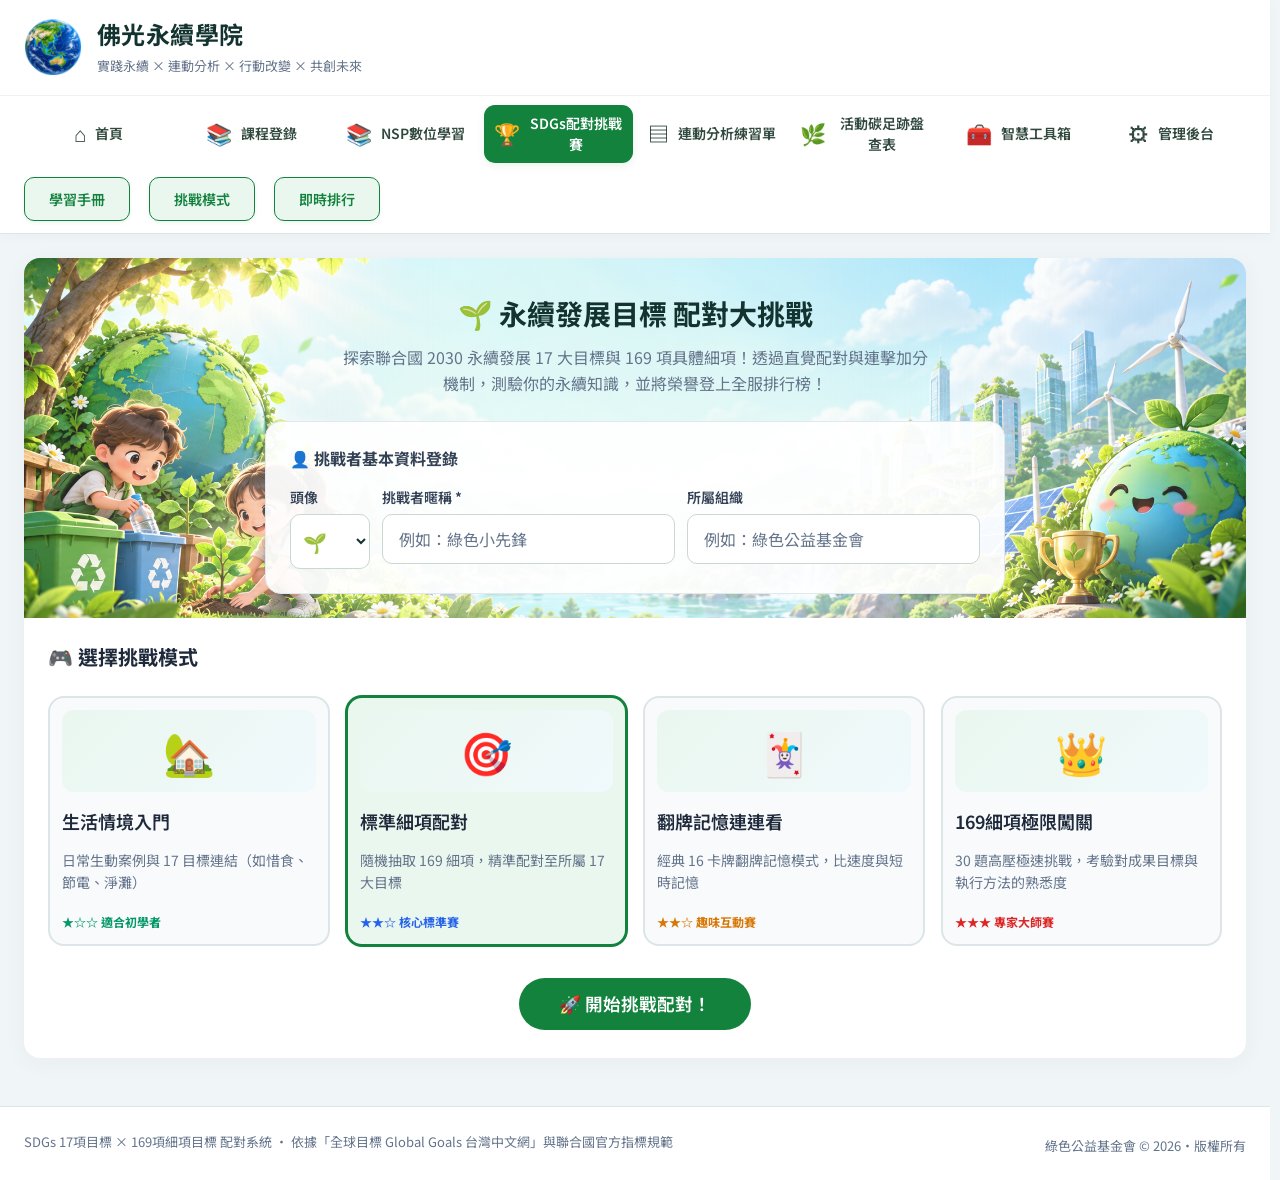
<file: static/index.html>
<!DOCTYPE html>
<html lang="zh-TW">
<head>
  <meta charset="UTF-8">
  <meta name="viewport" content="width=device-width, initial-scale=1.0">
  <title>SDGs 17項目標 × 169項細項配對挑戰賽</title>
  <link rel="stylesheet" href="/static/css/style.css?v=20261019_challenge_scene">
  <link rel="stylesheet" href="/static/css/design-system.css?v=20261024_restore_attendance">
  <script src="/static/js/academic-year.js?v=20261020_years"></script>
  <link rel="stylesheet" href="/static/css/responsive.css?v=20261027_rwd">
</head>
<body class="sdgs-shell game-platform">

  <!-- Top Header Navigation -->
  <a class="skip-link" href="#game-main">跳至主要內容</a><header class="platform-header" data-ui-version="20261019_ui1280"><div class="platform-header-inner"><a class="platform-brand" href="https://sdgs-action-platform.vercel.app/"><img class="brand-globe brand-logo" src="/static/images/ipuregreen.png?v=20261028_earth" alt="地球" width="58" height="58"><span><strong>佛光永續學院</strong><small>實踐永續 × 連動分析 × 行動改變 × 共創未來</small></span></a><div class="platform-account"><iframe class="ui-account-frame" src="https://sdgs-action-platform.vercel.app/static/ui/account.html?v=20261019_ui1280" title="目前帳號與登入"></iframe></div></div><nav class="platform-nav" aria-label="主要功能"><div class="platform-nav-inner"><a href="https://sdgs-action-platform.vercel.app/#home"><span aria-hidden="true">⌂</span>首頁</a><a href="https://sdgs-attendance-record.vercel.app/dashboard"><span aria-hidden="true">📚</span>課程登錄</a><a href="https://sdgs-action-platform.vercel.app/#nsp"><span aria-hidden="true">📚</span>NSP數位學習</a><a href="https://sdgs-matching-game.vercel.app/" aria-current="page"><span aria-hidden="true">🏆</span>SDGs配對挑戰賽</a><a href="https://sdgs-action-platform.vercel.app/#worksheet"><span aria-hidden="true">▤</span>連動分析練習單</a><a href="https://sdgs-action-platform.vercel.app/#carbon"><span aria-hidden="true">🌿</span>活動碳足跡盤查表</a><a href="https://sdgs-action-platform.vercel.app/#food"><span aria-hidden="true">🧰</span>智慧工具箱</a><a href="https://sdgs-action-platform.vercel.app/#admin"><span aria-hidden="true">⚙</span>管理後台</a></div></nav><div class="platform-tools"><button id="btn-nav-handbook">學習手冊</button><button id="btn-nav-modes">挑戰模式</button><button id="btn-nav-leaderboard">即時排行</button></div></header>



  <main id="game-main" tabindex="-1">
    <!-- View 1: Welcome & Setup -->
    <section id="view-welcome" class="view-section active">
      <div class="card-welcome">
        <div class="matching-hero">
        <h2 style="font-size: 1.8rem; margin-bottom: 0.5rem; color: #14532d;">🌱 永續發展目標 配對大挑戰</h2>
        <p style="color: #64748b; font-size: 0.95rem; max-width: 600px; margin: 0 auto 1.5rem auto;">
          探索聯合國 2030 永續發展 17 大目標與 169 項具體細項！透過直覺配對與連擊加分機制，測驗你的永續知識，並將榮譽登上全服排行榜！
        </p>

        <!-- Challenger Profile Form -->
        <div class="challenger-profile" style="background: #f8fafc; border-radius: 0.75rem; padding: 1.5rem; border: 1px solid var(--border-color); max-width: 600px; margin: 0 auto 1.5rem auto;">
          <h3 style="font-size: 1rem; color: #334155; margin-bottom: 1rem; text-align: left;">👤 挑戰者基本資料登錄</h3>
          <div style="display: grid; grid-template-columns: 80px 1fr 1fr; gap: 0.75rem;">
            <div class="form-group" style="margin-bottom: 0;">
              <label for="select-avatar">頭像</label>
              <select id="select-avatar" class="form-input" style="padding: 0.7rem 0.5rem; font-size: 1.2rem;">
                <option value="🌱">🌱</option>
                <option value="🌟">🌟</option>
                <option value="🌍">🌍</option>
                <option value="🐬">🐬</option>
                <option value="🌳">🌳</option>
                <option value="🎓">🎓</option>
                <option value="☀️">☀️</option>
              </select>
            </div>
            <div class="form-group" style="margin-bottom: 0;">
              <label for="input-nickname">挑戰者暱稱 *</label>
              <input type="text" id="input-nickname" class="form-input" placeholder="例如：綠色小先鋒" required>
            </div>
            <div class="form-group" style="margin-bottom: 0;">
              <label for="input-org">所屬組織</label>
              <input type="text" id="input-org" class="form-input" placeholder="例如：綠色公益基金會">
            </div>
          </div>
        </div>

        </div>
        <!-- Mode Selection -->
        <h3 style="font-size: 1.1rem; color: #1e293b; margin-top: 1.5rem; text-align: left;">🎮 選擇挑戰模式</h3>
        <div class="mode-grid">
          <div class="mode-card" data-mode="scenario">
            <div class="mode-icon">🏡</div>
            <h3>生活情境入門</h3>
            <p>日常生動案例與 17 目標連結（如惜食、節電、淨灘）</p>
            <span style="font-size:0.75rem; color:#059669; font-weight:700;">★☆☆ 適合初學者</span>
          </div>
          <div class="mode-card selected" data-mode="standard">
            <div class="mode-icon">🎯</div>
            <h3>標準細項配對</h3>
            <p>隨機抽取 169 細項，精準配對至所屬 17 大目標</p>
            <span style="font-size:0.75rem; color:#2563eb; font-weight:700;">★★☆ 核心標準賽</span>
          </div>
          <div class="mode-card" data-mode="cards">
            <div class="mode-icon">🃏</div>
            <h3>翻牌記憶連連看</h3>
            <p>經典 16 卡牌翻牌記憶模式，比速度與短時記憶</p>
            <span style="font-size:0.75rem; color:#d97706; font-weight:700;">★★☆ 趣味互動賽</span>
          </div>
          <div class="mode-card" data-mode="master169">
            <div class="mode-icon">👑</div>
            <h3>169細項極限闖關</h3>
            <p>30 題高壓極速挑戰，考驗對成果目標與執行方法的熟悉度</p>
            <span style="font-size:0.75rem; color:#dc2626; font-weight:700;">★★★ 專家大師賽</span>
          </div>
        </div>

        <button id="btn-start-game" class="btn btn-primary" style="font-size: 1.1rem; padding: 0.85rem 2.5rem; border-radius: 9999px;">
          🚀 開始挑戰配對！
        </button>
      </div>
    </section>

    <!-- View 2: Gameplay Dashboard -->
    <section id="view-gameplay" class="view-section">
      <!-- Status Top Bar -->
      <div class="game-status-bar">
        <div class="status-item">
          <span class="status-label">目前挑戰者</span>
          <span id="display-challenger" class="status-value" style="font-size: 1.1rem;">🌱 選手</span>
        </div>
        <div class="status-item">
          <span class="status-label">累積得分</span>
          <div style="display:flex; align-items:center; gap:0.5rem;">
            <span id="display-score" class="status-value" style="color: #10b981;">0</span>
            <span id="display-combo" class="combo-badge" style="display:none;">🔥 2 連擊</span>
          </div>
        </div>
        <div class="status-item timer-box">
          <span class="status-label">剩餘時間 <span id="timer-seconds" style="font-weight:700; color:#334155;">20s</span></span>
          <div class="timer-bar-container">
            <div id="timer-bar" class="timer-bar"></div>
          </div>
        </div>
        <div class="status-item">
          <span class="status-label">進度</span>
          <span id="display-progress" class="status-value" style="font-size: 1.1rem;">1 / 10</span>
        </div>
        <div class="status-item action-box" style="justify-content: center;">
          <button id="btn-back-modes" class="btn btn-outline" style="border-color:#cbd5e1; color:#334155; background:#f8fafc; font-size:0.82rem; padding:0.45rem 0.85rem; box-shadow:0 1px 2px rgba(0,0,0,0.05);">
            🔄 重新選擇挑戰模式
          </button>
        </div>
      </div>

      <!-- Standard & Scenario Question Board -->
      <div id="standard-board">
        <div class="question-panel">
          <div id="question-badge" class="target-badge">細項 13.1 · 成果目標</div>
          <div id="question-text" class="question-text">
            強化各國對氣候變遷、大浩劫、自然災害的抵禦和適應力。
          </div>
          <div id="question-extra" class="question-extra" style="display:none;"></div>
        </div>

        <!-- 4 Options Grid -->
        <div id="options-grid" class="options-grid"></div>
      </div>

      <!-- Cards Memory Match Board -->
      <div id="cards-board" class="cards-board" style="display:none;"></div>
    </section>
  </main>

  <!-- Universal Modal Dialog -->
  <div id="modal-overlay" class="modal-overlay">
    <div class="modal-card">
      <div class="modal-header">
        <h3 id="modal-title" style="font-size: 1.25rem;">詳細資訊</h3>
        <button id="btn-modal-close" class="modal-close">&times;</button>
      </div>
      <div id="modal-body"></div>
    </div>
  </div>

  <footer class="platform-footer"><div class="platform-footer-inner">
    <p>SDGs 17項目標 × 169項細項目標 配對系統 · 依據「全球目標 Global Goals 台灣中文網」與聯合國官方指標規範</p>
    <p style="margin-top: 4px;">綠色公益基金會 © 2026・版權所有</p>
  </div></footer>

  <script src="/static/js/game.js"></script>
</body>
</html>
</file>
<file: static/css/style.css>
/* SDGs 17 Brand Palette & Global Design System */
:root {
  --sdg-1: #E5243B;
  --sdg-2: #DDA63A;
  --sdg-3: #4C9F38;
  --sdg-4: #C5192D;
  --sdg-5: #FF3A21;
  --sdg-6: #26BDE2;
  --sdg-7: #FCC30B;
  --sdg-8: #A21942;
  --sdg-9: #FD6925;
  --sdg-10: #DD1367;
  --sdg-11: #FD9D24;
  --sdg-12: #BF8B2E;
  --sdg-13: #3F7E44;
  --sdg-14: #0A97D9;
  --sdg-15: #56C02B;
  --sdg-16: #00689D;
  --sdg-17: #19486A;

  --bg-main: #f8fafc;
  --bg-card: #ffffff;
  --text-primary: #1e293b;
  --text-muted: #64748b;
  --border-color: #e2e8f0;
  --accent: #2563eb;
  --accent-hover: #1d4ed8;
  --success: #10b981;
  --danger: #ef4444;
  --warning: #f59e0b;
}

* {
  box-sizing: border-box;
  margin: 0;
  padding: 0;
}

body {
  font-family: -apple-system, BlinkMacSystemFont, "Segoe UI", Roboto, "Helvetica Neue", "PingFang TC", "Microsoft JhengHei", sans-serif;
  background-color: var(--bg-main);
  color: var(--text-primary);
  line-height: 1.6;
  min-height: 100vh;
  display: flex;
  flex-direction: column;
}

header {
  background: linear-gradient(135deg, #1e3a8a 0%, #0f172a 100%);
  color: #fff;
  padding: 1rem 2rem;
  box-shadow: 0 4px 6px -1px rgba(0,0,0,0.1);
  display: flex;
  justify-content: space-between;
  align-items: center;
  flex-wrap: wrap;
  gap: 1rem;
}

.logo-area {
  display: flex;
  align-items: center;
  gap: 0.75rem;
}

.logo-icon {
  font-size: 2rem;
}

.logo-title h1 {
  font-size: 1.25rem;
  font-weight: 700;
  letter-spacing: 0.5px;
}

.logo-title p {
  font-size: 0.75rem;
  color: #94a3b8;
}

.nav-actions {
  display: flex;
  gap: 0.5rem;
  align-items: center;
}

.btn {
  padding: 0.5rem 1rem;
  border-radius: 0.5rem;
  font-size: 0.875rem;
  font-weight: 600;
  cursor: pointer;
  border: none;
  transition: all 0.2s ease;
  display: inline-flex;
  align-items: center;
  gap: 0.35rem;
  text-decoration: none;
}

.btn-primary {
  background-color: #2563eb;
  color: white;
}
.btn-primary:hover {
  background-color: #1d4ed8;
  transform: translateY(-1px);
}

.btn-secondary {
  background-color: #334155;
  color: white;
}
.btn-secondary:hover {
  background-color: #475569;
}

.btn-outline {
  background: transparent;
  color: #e2e8f0;
  border: 1px solid #475569;
}
.btn-outline:hover {
  background: rgba(255,255,255,0.1);
  color: white;
}

.btn-success {
  background-color: #10b981;
  color: white;
}
.btn-success:hover {
  background-color: #059669;
}

/* Main Container */
main {
  flex: 1;
  max-width: 1200px;
  width: 100%;
  margin: 1.5rem auto;
  padding: 0 1rem;
}

/* Sections */
.view-section {
  display: none;
}
.view-section.active {
  display: block;
}

/* Welcome Card */
.card-welcome {
  background: white;
  border-radius: 1rem;
  padding: 2.2rem 1.75rem;
  text-align: center;
  box-shadow: 0 10px 25px -5px rgba(0,0,0,0.05);
  max-width: 1040px;
  margin: 0 auto;
}

.sdg-rainbow-bar {
  display: flex;
  height: 8px;
  border-radius: 4px;
  overflow: hidden;
  margin-bottom: 2rem;
}
.sdg-rainbow-bar span {
  flex: 1;
}

.mode-grid {
  display: grid;
  grid-template-columns: repeat(4, 1fr);
  gap: 0.85rem;
  margin: 1.5rem 0 2rem 0;
  text-align: left;
}

.mode-card {
  border: 2px solid var(--border-color);
  border-radius: 0.75rem;
  padding: 0.95rem 0.8rem;
  cursor: pointer;
  transition: all 0.25s ease;
  position: relative;
  background: #f8fafc;
  display: flex;
  flex-direction: column;
  justify-content: space-between;
}

.mode-card:hover {
  border-color: #2563eb;
  transform: translateY(-2px);
  box-shadow: 0 6px 12px rgba(37,99,235,0.1);
}

.mode-card.selected {
  border-color: #2563eb;
  background: #eff6ff;
  box-shadow: 0 0 0 2px rgba(37,99,235,0.2);
}

.mode-card .mode-icon {
  font-size: 1.5rem;
  margin-bottom: 0.35rem;
}

.mode-card h3 {
  font-size: 0.98rem;
  margin-bottom: 0.25rem;
  color: #1e293b;
  font-weight: 700;
  white-space: nowrap;
}

.mode-card p {
  font-size: 0.75rem;
  color: #64748b;
  line-height: 1.35;
  margin-bottom: 0.5rem;
  min-height: 2.6rem;
}

@media (max-width: 900px) {
  .mode-grid {
    grid-template-columns: repeat(2, 1fr);
  }
}
@media (max-width: 520px) {
  .mode-grid {
    grid-template-columns: 1fr;
  }
}

/* Form Styles */
.form-group {
  margin-bottom: 1.25rem;
  text-align: left;
}

.form-group label {
  display: block;
  font-size: 0.875rem;
  font-weight: 600;
  color: #334155;
  margin-bottom: 0.35rem;
}

.form-input {
  width: 100%;
  padding: 0.75rem 1rem;
  border: 1px solid var(--border-color);
  border-radius: 0.5rem;
  font-size: 0.95rem;
  outline: none;
  transition: border-color 0.2s;
}
.form-input:focus {
  border-color: #2563eb;
  box-shadow: 0 0 0 3px rgba(37,99,235,0.15);
}

/* Game Status Bar */
.game-status-bar {
  background: white;
  border-radius: 0.75rem;
  padding: 1rem 1.5rem;
  display: flex;
  justify-content: space-between;
  align-items: center;
  box-shadow: 0 2px 4px rgba(0,0,0,0.05);
  margin-bottom: 1.5rem;
  flex-wrap: wrap;
  gap: 1rem;
}

.status-item {
  display: flex;
  flex-direction: column;
}
.status-label {
  font-size: 0.75rem;
  color: var(--text-muted);
  text-transform: uppercase;
  font-weight: 600;
}
.status-value {
  font-size: 1.5rem;
  font-weight: 700;
  color: var(--text-primary);
}

.timer-box {
  min-width: 120px;
}
.timer-bar-container {
  height: 6px;
  background: #e2e8f0;
  border-radius: 3px;
  overflow: hidden;
  margin-top: 4px;
}
.timer-bar {
  height: 100%;
  width: 100%;
  background: #10b981;
  transition: width 0.1s linear, background-color 0.3s;
}

/* Question Area */
.question-panel {
  background: white;
  border-radius: 1rem;
  padding: 2rem;
  box-shadow: 0 4px 6px -1px rgba(0,0,0,0.05);
  margin-bottom: 1.5rem;
  text-align: center;
}

.target-badge {
  display: inline-block;
  padding: 0.25rem 0.75rem;
  border-radius: 9999px;
  font-size: 0.8rem;
  font-weight: 600;
  margin-bottom: 0.75rem;
  background: #e2e8f0;
  color: #334155;
}

.question-text {
  font-size: 1.25rem;
  font-weight: 600;
  line-height: 1.7;
  color: #0f172a;
  margin-bottom: 0.75rem;
}

.question-extra {
  font-size: 0.9rem;
  color: #64748b;
  background: #f8fafc;
  padding: 0.5rem 1rem;
  border-radius: 0.5rem;
  display: inline-block;
}

/* Options Grid */
.options-grid {
  display: grid;
  grid-template-columns: repeat(auto-fit, minmax(240px, 1fr));
  gap: 1rem;
}

.option-btn {
  background: white;
  border: 2px solid var(--border-color);
  border-radius: 0.75rem;
  padding: 1.25rem 1rem;
  display: flex;
  align-items: center;
  gap: 1rem;
  cursor: pointer;
  transition: all 0.2s ease;
  text-align: left;
  position: relative;
  overflow: hidden;
}

.option-btn:hover:not(:disabled) {
  transform: translateY(-2px);
  box-shadow: 0 6px 12px rgba(0,0,0,0.08);
}

.option-btn:disabled {
  cursor: default;
}

.option-btn.pending {
  border-color: #2563eb;
  background-color: #eff6ff;
  box-shadow: 0 0 0 3px rgba(37, 99, 235, 0.12);
  cursor: progress;
}

.option-btn .opt-icon {
  font-size: 1.75rem;
  min-width: 40px;
  text-align: center;
}

.option-btn .opt-details h4 {
  font-size: 1rem;
  font-weight: 700;
  margin-bottom: 0.2rem;
}

.option-btn .opt-details p {
  font-size: 0.78rem;
  color: var(--text-muted);
}

.option-btn.correct {
  border-color: #10b981 !important;
  background-color: #ecfdf5 !important;
  color: #065f46;
}

.option-btn.wrong {
  border-color: #ef4444 !important;
  background-color: #fef2f2 !important;
  color: #991b1b;
}

/* Cards Memory Match Mode */
.cards-board {
  display: grid;
  grid-template-columns: repeat(4, 1fr);
  gap: 1rem;
  margin: 1rem 0;
}

@media (max-width: 768px) {
  .cards-board {
    grid-template-columns: repeat(2, 1fr);
  }
}

.flip-card {
  background: white;
  border-radius: 0.75rem;
  min-height: 140px;
  padding: 1rem;
  cursor: pointer;
  box-shadow: 0 2px 4px rgba(0,0,0,0.06);
  border: 2px solid var(--border-color);
  display: flex;
  flex-direction: column;
  justify-content: center;
  align-items: center;
  text-align: center;
  transition: all 0.25s ease;
  user-select: none;
}

.flip-card:hover {
  border-color: #3b82f6;
  transform: translateY(-2px);
}

.flip-card.flipped {
  border-color: #2563eb;
  background: #f0f7ff;
}

.flip-card.matched {
  border-color: #10b981;
  background: #f0fdf4;
  opacity: 0.75;
  cursor: default;
}

.flip-card-back {
  font-size: 2rem;
  color: #94a3b8;
}

.flip-card-content {
  display: none;
  font-size: 0.85rem;
}

.flip-card.flipped .flip-card-back,
.flip-card.matched .flip-card-back {
  display: none;
}

.flip-card.flipped .flip-card-content,
.flip-card.matched .flip-card-content {
  display: block;
}

/* Modal Dialog */
.modal-overlay {
  position: fixed;
  top: 0;
  left: 0;
  right: 0;
  bottom: 0;
  background: rgba(15,23,42,0.6);
  display: flex;
  justify-content: center;
  align-items: center;
  z-index: 1000;
  padding: 1rem;
  opacity: 0;
  pointer-events: none;
  transition: opacity 0.2s ease;
}

.modal-overlay.open {
  opacity: 1;
  pointer-events: auto;
}

.modal-card {
  background: white;
  border-radius: 1rem;
  padding: 2rem;
  max-width: 650px;
  width: 100%;
  max-height: 90vh;
  overflow-y: auto;
  box-shadow: 0 20px 25px -5px rgba(0,0,0,0.2);
  position: relative;
}

.modal-header {
  display: flex;
  justify-content: space-between;
  align-items: center;
  margin-bottom: 1.5rem;
  padding-bottom: 0.75rem;
  border-bottom: 1px solid var(--border-color);
}

.modal-close {
  background: none;
  border: none;
  font-size: 1.5rem;
  cursor: pointer;
  color: #64748b;
}

/* Leaderboard Table */
.table-container {
  width: 100%;
  overflow-x: auto;
}

table.data-table {
  width: 100%;
  border-collapse: collapse;
  text-align: left;
  font-size: 0.9rem;
}

table.data-table th, table.data-table td {
  padding: 0.75rem 1rem;
  border-bottom: 1px solid var(--border-color);
}

table.data-table th {
  background: #f8fafc;
  color: #475569;
  font-weight: 600;
}

table.data-table tr:hover {
  background: #f1f5f9;
}

/* Combo Banner */
.combo-badge {
  display: inline-flex;
  align-items: center;
  gap: 0.25rem;
  padding: 0.2rem 0.6rem;
  border-radius: 9999px;
  font-weight: 700;
  font-size: 0.75rem;
  background: linear-gradient(135deg, #f59e0b, #ef4444);
  color: white;
  animation: pulse 1s infinite;
}

@keyframes pulse {
  0% { transform: scale(1); }
  50% { transform: scale(1.08); }
  100% { transform: scale(1); }
}

footer {
  text-align: center;
  padding: 1.5rem;
  color: #94a3b8;
  font-size: 0.8rem;
  margin-top: auto;
}


/* Rich SDGs Handbook Styles */
.modal-card.modal-handbook {
  max-width: 980px;
  width: 95%;
  max-height: 92vh;
  padding: 1.75rem;
}

.handbook-guide-box {
  background: #f0fdf4;
  border: 1px solid #bbf7d0;
  border-left: 5px solid #16a34a;
  border-radius: 0.5rem;
  padding: 1rem 1.25rem;
  margin-bottom: 1.25rem;
  font-size: 0.88rem;
  line-height: 1.6;
  color: #166534;
}

.handbook-tools-bar {
  display: flex;
  flex-wrap: wrap;
  gap: 0.75rem;
  align-items: center;
  justify-content: space-between;
  margin-bottom: 1rem;
  background: #f8fafc;
  padding: 0.75rem 1rem;
  border-radius: 0.5rem;
  border: 1px solid #e2e8f0;
}

.handbook-quick-nav {
  display: flex;
  flex-wrap: wrap;
  gap: 0.35rem;
  margin-bottom: 1.25rem;
}

.quick-sdg-btn {
  border: none;
  color: white;
  font-size: 0.75rem;
  font-weight: 700;
  padding: 0.3rem 0.55rem;
  border-radius: 0.35rem;
  cursor: pointer;
  transition: transform 0.15s, opacity 0.15s;
}
.quick-sdg-btn:hover {
  transform: translateY(-2px);
  opacity: 0.9;
}

.handbook-filter-btn {
  background: white;
  border: 1px solid #cbd5e1;
  color: #475569;
  padding: 0.3rem 0.65rem;
  border-radius: 0.35rem;
  font-size: 0.78rem;
  font-weight: 600;
  cursor: pointer;
}
.handbook-filter-btn.active {
  background: #2563eb;
  color: white;
  border-color: #2563eb;
}

.handbook-goal-card {
  background: white;
  border: 1px solid #e2e8f0;
  border-radius: 0.75rem;
  margin-bottom: 1.5rem;
  overflow: hidden;
  box-shadow: 0 2px 5px rgba(0,0,0,0.03);
}

.handbook-goal-header {
  padding: 1rem 1.25rem;
  display: flex;
  justify-content: space-between;
  align-items: center;
  border-bottom: 1px solid #f1f5f9;
  cursor: pointer;
  user-select: none;
}

.handbook-goal-title {
  display: flex;
  align-items: center;
  gap: 0.75rem;
}

.handbook-badge-5p {
  font-size: 0.72rem;
  padding: 0.2rem 0.5rem;
  border-radius: 9999px;
  background: #f1f5f9;
  color: #475569;
  font-weight: 600;
}

.handbook-section-title {
  font-size: 0.88rem;
  font-weight: 700;
  padding: 0.6rem 1.25rem;
  background: #f8fafc;
  display: flex;
  align-items: center;
  gap: 0.5rem;
  border-top: 1px solid #e2e8f0;
  border-bottom: 1px solid #e2e8f0;
}

.handbook-target-list {
  padding: 0.75rem 1.25rem;
  display: flex;
  flex-direction: column;
  gap: 0.65rem;
}

.handbook-target-card {
  background: #fafafa;
  border: 1px solid #f1f5f9;
  border-radius: 0.5rem;
  padding: 0.65rem 0.85rem;
  display: flex;
  gap: 0.75rem;
  align-items: flex-start;
}
.handbook-target-card:hover {
  background: #f8fafc;
  border-color: #cbd5e1;
}

.target-num-badge {
  font-weight: 800;
  font-size: 0.8rem;
  padding: 0.2rem 0.5rem;
  border-radius: 0.35rem;
  color: white;
  min-width: 44px;
  text-align: center;
  flex-shrink: 0;
}

.target-content {
  flex: 1;
}

.target-tag-outcome {
  display: inline-block;
  font-size: 0.68rem;
  font-weight: 700;
  color: #15803d;
  background: #dcfce7;
  padding: 0.1rem 0.4rem;
  border-radius: 0.25rem;
  margin-bottom: 0.25rem;
}

.target-tag-means {
  display: inline-block;
  font-size: 0.68rem;
  font-weight: 700;
  color: #b45309;
  background: #fef3c7;
  padding: 0.1rem 0.4rem;
  border-radius: 0.25rem;
  margin-bottom: 0.25rem;
}

.target-desc-text {
  font-size: 0.85rem;
  color: #334155;
  line-height: 1.55;
}


/* Leaderboard Tabs & Modal Enhancements */
.modal-card.modal-leaderboard {
  max-width: 900px;
  width: 95%;
  max-height: 90vh;
  padding: 1.75rem;
}

.leaderboard-tabs {
  display: flex;
  gap: 0.35rem;
  margin-bottom: 1.25rem;
  border-bottom: 2px solid #e2e8f0;
  padding-bottom: 0.1rem;
  overflow-x: auto;
}

.leaderboard-tab-btn {
  background: transparent;
  border: none;
  padding: 0.65rem 1.1rem;
  font-size: 0.92rem;
  font-weight: 600;
  color: #64748b;
  cursor: pointer;
  border-bottom: 3px solid transparent;
  transition: all 0.2s ease;
  white-space: nowrap;
  display: flex;
  align-items: center;
  gap: 0.4rem;
}

.leaderboard-tab-btn:hover {
  color: #1e293b;
  background: #f8fafc;
  border-radius: 0.5rem 0.5rem 0 0;
}

.leaderboard-tab-btn.active {
  color: #2563eb;
  border-bottom-color: #2563eb;
  background: #eff6ff;
  border-radius: 0.5rem 0.5rem 0 0;
  font-weight: 700;
}

.badge-mode-zh {
  display: inline-block;
  font-size: 0.76rem;
  font-weight: 700;
  padding: 0.25rem 0.6rem;
  border-radius: 9999px;
  background: #e0e7ff;
  color: #3730a3;
  white-space: nowrap;
}

.badge-mode-zh.mode-scenario {
  background: #dcfce7;
  color: #166534;
}

.badge-mode-zh.mode-standard {
  background: #dbeafe;
  color: #1e40af;
}

.badge-mode-zh.mode-cards {
  background: #fef3c7;
  color: #92400e;
}

.badge-mode-zh.mode-master169 {
  background: #fee2e2;
  color: #991b1b;
}


/* Admin Mode Tabs */
.admin-tab-btn {
  background: transparent;
  border: none;
  padding: 0.6rem 1.1rem;
  font-size: 0.9rem;
  font-weight: 600;
  color: #64748b;
  cursor: pointer;
  border-bottom: 3px solid transparent;
  transition: all 0.2s ease;
  white-space: nowrap;
}
.admin-tab-btn:hover {
  color: #1e293b;
  background: #f8fafc;
  border-radius: 0.5rem 0.5rem 0 0;
}
.game-platform #view-welcome .matching-hero {
  background-image: linear-gradient(90deg, #f4fcfa1a, #f4fcfa66 35%, #f4fcfa66 65%, #f4fcfa1a), url('../images/sustainability-challenge.png');
  background-position: center;
}

.admin-tab-btn.active {
  color: #2563eb;
  border-bottom-color: #2563eb;
  background: #eff6ff;
  border-radius: 0.5rem 0.5rem 0 0;
  font-weight: 700;
}
</file>
<file: static/css/design-system.css>
@import url('https://fonts.googleapis.com/css2?family=Noto+Sans+TC:wght@400;500;600;700;800;900&display=swap');

:root {
  --layout-max: 1280px;
  --layout-pad: 24px;
  --ui-version: 20261019;
  --ds-warning: #d97706;
  --ds-green: #12823d;
  --ds-teal: #0ea5a4;
  --ds-blue: #3b82f6;
  --ds-grass: #65a30d;
  --ds-green-ink: #12823d;
  --ds-teal-ink: #0f766e;
  --ds-blue-ink: #2454de;
  --ds-grass-ink: #4d7c0f;
  --ds-bg: #f0f5f8;
  --ds-surface: #ffffff;
  --ds-text: #12332f;
  --ds-muted: #64748b;
  --ds-border: #dce5e7;
  --ds-soft: #eaf7ef;
  --ds-error: #dc3545;
  --ds-radius: 16px;
  --ds-shadow: 0 5px 24px rgba(15, 68, 54, .045);
  --accent: var(--ds-green-ink);
  --accent-hover: #0f6b35;
  --success: var(--ds-green-ink);
  --danger: var(--ds-error);
  --bg-main: var(--ds-bg);
  --text-primary: var(--ds-text);
  --text-muted: var(--ds-muted);
  --module-color: var(--ds-green);
  --module-ink: var(--ds-green-ink);
}
[data-module="analysis"] { --module-color: var(--ds-blue); --module-ink: var(--ds-blue-ink); }
[data-module="carbon"] { --module-color: var(--ds-teal); --module-ink: var(--ds-teal-ink); }
[data-module="food"] { --module-color: var(--ds-grass); --module-ink: var(--ds-grass-ink); }
.sdgs-shell { font-family: 'Noto Sans TC', sans-serif; background: var(--ds-bg); color: var(--ds-text); line-height: 1.65; }
.sdgs-shell *, .sdgs-shell *::before, .sdgs-shell *::after { box-sizing: border-box; }
.sdgs-shell button, .sdgs-shell input, .sdgs-shell select, .sdgs-shell textarea { font-family: inherit; }
.sdgs-shell button, .sdgs-shell a, .sdgs-shell input, .sdgs-shell select, .sdgs-shell textarea { touch-action: manipulation; }
.sdgs-shell button:not(:disabled), .sdgs-shell a { -webkit-tap-highlight-color: transparent; }
.sdgs-shell :focus-visible { outline: 3px solid var(--ds-blue-ink); outline-offset: 3px; }
.sdgs-shell button:disabled { cursor: not-allowed; }
.sdgs-shell:not(.laba-platform) .hidden { display: none !important; }
.skip-link { position: fixed; z-index: 1000; top: -90px; left: 20px; padding: 12px 20px; background: var(--ds-green-ink); color: white; border-radius: 12px; }
.skip-link:focus { top: 10px; }
.ds-card { background: var(--ds-surface); border: 1px solid var(--ds-border); border-radius: var(--ds-radius); box-shadow: var(--ds-shadow); }
.sdgs-shell .ds-button { min-height: 44px; display: inline-flex; align-items: center; justify-content: center; gap: 12px; padding: 11px 23px; border: 1px solid transparent; border-radius: 12px; background: var(--module-ink); color: white; font-size: 14px; font-weight: 700; text-decoration: none; cursor: pointer; transition: background .18s, transform .18s; }
.sdgs-shell .ds-button:hover:not(:disabled) { filter: brightness(.94); transform: translateY(-1px); }
.sdgs-shell .ds-button-secondary { background: #f1f5f4; border-color: var(--ds-border); color: #34473f; }
.sdgs-shell [data-activity-phase][aria-pressed="true"] { background: var(--ds-blue-ink); color: white; border-color: var(--ds-blue-ink); }
.sdgs-shell .ds-button:disabled { color: #526176; background: #edf2ef; border-color: #dbe5e6; opacity: 1; }
.platform-header { position: sticky; top: 0; z-index: 40; display: block; background: rgba(255,255,255,.97); border-bottom: 1px solid var(--ds-border); box-shadow: 0 3px 12px #0f443608; padding: 0; color: var(--ds-text); }
/* Keep iframe buttons and dialogs clear when the course tools receive focus. */
body:has(#tabPane_admin:not(.hidden) #adminSubPane_attendance:not(.hidden)) > .platform-header { position: relative; }
.platform-header-inner { max-width: var(--layout-max); padding: 18px var(--layout-pad); margin: auto; display: flex; align-items: center; justify-content: space-between; gap: 24px; }
.platform-brand { display: flex; align-items: center; gap: 15px; border: 0; background: transparent; padding: 0; text-align: left; color: var(--ds-text); text-decoration: none; }
.brand-globe { width: 58px; height: 58px; display: grid; place-items: center; border-radius: 50%; background: #e3f7ed; font-size: 39px; box-shadow: inset 0 0 0 1px #c8edda; flex-shrink: 0; }
.brand-logo { object-fit: contain; border-radius: 0; background: transparent; box-shadow: none; }
.platform-brand strong { display: block; font-size: 24px; line-height: 1.35; font-weight: 700; letter-spacing: .02em; color: #102b2a; }
.platform-brand small { display: block; color: var(--ds-muted); margin-top: 5px; font-size: 12px; letter-spacing: .04em; }
.platform-account { display: flex; gap: 12px; align-items: center; flex-shrink: 0; font-size: 13px; font-weight: 700; }
.account-avatar { display: grid; place-items: center; width: 42px; height: 42px; border: 1px solid #d3ebde; background: var(--ds-soft); border-radius: 50%; font-size: 25px; }
.platform-account #currentUserRole { font-size: 11px; color: var(--ds-green-ink); margin-top: 3px; background: #eef8f1; border-radius: 5px; padding: 1px 6px; }
.platform-nav { background: white; border-top: 1px solid #eef3f2; overflow-x: auto; }
.platform-nav-inner { max-width: var(--layout-max); margin: auto; display: grid; grid-template-columns: repeat(8,minmax(0,1fr)); align-items: stretch; gap: 7px; padding: 9px var(--layout-pad); }
.platform-nav button, .platform-nav a { display: flex; flex: 1 0 auto; justify-content: center; align-items: center; gap: 9px; border-radius: 11px; border: 0; min-height: 46px; padding: 9px 17px; font-size: 14px; font-weight: 700; color: #30483e; background: transparent; text-decoration: none; white-space: normal; text-align: center; cursor: pointer; }
.platform-nav [aria-current="page"] { background: var(--module-ink); color: white; box-shadow: 0 3px 8px #15803d18; }
.platform-nav a:hover, .platform-nav button:hover { background: #eef8f1; color: var(--module-ink); }
.platform-nav [aria-current="page"]:hover { background: var(--module-ink); color: white; }
.platform-nav span { font-size: 21px; line-height: 1; }
.platform-tools { max-width: var(--layout-max); margin: auto; padding: 5px var(--layout-pad) 9px; display: flex; flex-wrap: wrap; align-items: center; gap: 8px 19px; background: white; color: var(--ds-muted); font-size: 11px; }
.platform-tools button { min-height: 44px; border: 1px solid var(--ds-green-ink); border-radius: 10px; background: var(--ds-soft); color: var(--ds-green-ink); font-size: 13px; font-weight: 700; padding: 9px var(--layout-pad); cursor: pointer; box-shadow: 0 2px 4px #15803d12; }
.platform-tools button:hover, .platform-tools button[aria-current="page"] { background: var(--ds-green-ink); color: white; }
.platform-main { max-width: var(--layout-max); padding: 24px var(--layout-pad) 48px; }
.home-page { display: grid; gap: 26px; }
.home-welcome-row { display: grid; grid-template-columns: minmax(0, 1fr) 250px; gap: 20px; }
.home-hero { min-height: 285px; overflow: hidden; position: relative; background: #effbf8; }
.home-hero > img { position: absolute; inset: 0; width: 100%; height: 100%; object-fit: cover; object-position: center; }
.hero-copy { position: relative; z-index: 1; padding: 30px; width: 54%; min-height: 285px; display: flex; flex-direction: column; justify-content: center; background: linear-gradient(90deg,#f2fcfa 65%,#f2fcfa00); }
.eyebrow { font-size: 12px; color: var(--ds-green-ink); font-weight: 700; letter-spacing: .09em; }
.hero-copy h2 { font-size: clamp(23px, 2.05vw, 33px); font-weight: 900; color: #102f2e; line-height: 1.5; margin: 9px 0; letter-spacing: -.02em; }
.hero-copy > p { font-size: 15px; color: #285a53; margin: 4px 0 10px; }
.hero-caption { font-size: 10px; font-weight: 500; color: #526176; }
.home-note { padding: 23px; display: flex; flex-direction: column; justify-content: center; background: linear-gradient(145deg,white,#f2fcf7); }
.note-leaf { font-size: 28px; }
.home-note h3 { font-size: 15px; font-weight: 800; margin: 10px 0; }
.home-note p { font-size: 13px; color: var(--ds-muted); line-height: 1.9; }
.note-tag { margin-top: 20px; font-size: 11px; font-weight: 700; letter-spacing: .08em; color: var(--ds-green-ink); }
.module-section-heading { display: flex; gap: 16px; justify-content: space-between; align-items: center; }
.module-section-heading h2 { font-size: 19px; font-weight: 800; color: #173b32; }
.module-section-heading p { font-size: 12px; color: var(--ds-muted); }
.module-grid { display: grid; grid-template-columns: repeat(4,minmax(0,1fr)); gap: 20px; }
.toolbox-heading { padding: 24px; display: flex; flex-wrap: wrap; align-items: center; justify-content: space-between; gap: 16px; }
.toolbox-heading h2 { font-size: 24px; font-weight: 800; color: var(--module-ink); margin: 6px 0; }
.toolbox-heading p { color: var(--ds-muted); font-size: 14px; }
.module-card { overflow: hidden; padding: 11px; display: flex; flex-direction: column; transition: transform .18s, box-shadow .18s; }
.module-card:hover { transform: translateY(-3px); box-shadow: 0 10px 28px #164e3612; }
.module-art { position: relative; overflow: hidden; border-radius: 13px; aspect-ratio: 1.65; background: #f1faf5; }
.module-art img { width: 100%; height: 100%; object-fit: cover; }
.module-number { position: absolute; left: 11px; top: 11px; display: grid; place-items: center; width: 34px; height: 34px; border-radius: 50%; color: var(--module-ink); background: #fffffff0; font-size: 14px; font-weight: 800; box-shadow: 0 2px 8px #102f2e0a; }
.module-copy { padding: 17px 7px 10px; display: flex; flex-direction: column; flex: 1; }
.module-copy h3 { font-size: 17px; font-weight: 800; color: var(--module-ink); line-height: 1.5; margin-bottom: 9px; }
.module-copy p { font-size: 13px; line-height: 1.85; color: var(--ds-muted); margin-bottom: 22px; flex: 1; }
.module-enter { width: 100%; justify-content: space-between !important; }
.practice-values { display: grid; grid-template-columns: repeat(3,minmax(0,1fr)); border: 1px solid var(--ds-border); border-radius: 18px; background: white; padding: 24px 16px; }
.practice-values > div { display: grid; grid-template-columns: 36px 1fr; gap: 0 10px; padding: 0 20px; }
.practice-values > div + div { border-left: 1px solid var(--ds-border); }
.practice-values span { grid-row: span 2; font-size: 27px; color: var(--ds-green-ink); }
.practice-values h3 { font-size: 13px; font-weight: 800; }
.practice-values p { margin-top: 5px; font-size: 11px; color: var(--ds-muted); }
.coming-soon { display: grid; grid-template-columns: 1fr 1fr; padding: 35px; align-items: center; gap: 40px; }
.coming-soon img { width: 100%; border-radius: 15px; }
.coming-soon h2 { font-size: 28px; font-weight: 800; margin: 14px 0; color: var(--module-ink); }
.coming-soon p { margin: 15px 0 25px; color: var(--ds-muted); }
.sdgs-shell .tab-pane > .bg-white, .sdgs-shell .admin-subpane > .bg-white { border-color: var(--ds-border); box-shadow: var(--ds-shadow); }
.sdgs-shell input:not([type="range"]):not([type="checkbox"]):not([type="radio"]), .sdgs-shell select, .sdgs-shell textarea { border: 1px solid #cbd7d2; border-radius: 10px; color: var(--ds-text); background-color: white; font-size: max(13px, .85rem); }
.sdgs-shell input:not([type="range"]):not([type="checkbox"]):not([type="radio"]), .sdgs-shell select { min-height: 44px; }
.sdgs-shell input::placeholder, .sdgs-shell textarea::placeholder { color: #64748b; opacity: 1; }
.sdgs-shell input[type="checkbox"], .sdgs-shell input[type="radio"] { accent-color: var(--ds-green-ink); width: 17px; height: 17px; }
.sdgs-shell table { border-collapse: separate; border-spacing: 0; }
.sdgs-shell table thead th { background-color: #f1f6f3; color: #3c5348; font-weight: 700; }
.sdgs-shell table td, .sdgs-shell table th { line-height: 1.7; }
.sdgs-shell table tbody tr:hover { background-color: #f5faf7; }
.sdgs-shell button:not(.platform-brand):not(.game-card):not([data-nav-tab]):not(.sidebar-btn):not([data-open-tab]) { min-height: 44px; }
.sdgs-shell .bg-emerald-600, .sdgs-shell .bg-emerald-700 { background-color: var(--ds-green-ink); }
.sdgs-shell .bg-blue-600, .sdgs-shell .bg-blue-500 { background-color: var(--ds-blue-ink); }
.sdgs-shell .bg-teal-500, .sdgs-shell .bg-teal-600 { background-color: var(--ds-teal-ink); }
.sdgs-shell .text-emerald-600, .sdgs-shell .text-emerald-500, .sdgs-shell .text-green-600 { color: var(--ds-green-ink); }
.sdgs-shell .text-blue-500, .sdgs-shell .text-blue-600 { color: var(--ds-blue-ink); }
.sdgs-shell .text-slate-400, .sdgs-shell .text-slate-500 { color: var(--ds-muted); }
.sdgs-shell .text-red-500 { color: var(--ds-error); }
.sdgs-shell .bg-red-500 { background-color: var(--ds-error); }
.sdgs-shell .causal-chain { border-color: #cbdcf4; background: #f5f9ff; border-radius: 15px; }
.sdgs-shell .causal-chain-title, .sdgs-shell .causal-table tbody th[scope="row"], .sdgs-shell .causal-chain .causal-table thead th, .sdgs-shell .causal-chain .causal-impact-heading th { color: var(--ds-blue-ink); }
.sdgs-shell .causal-chain-title { background: #eaf2ff; }
.sdgs-shell .causal-chain textarea { border-color: #c0d4ef; }
.sdgs-shell .causal-table textarea:focus-visible { outline-color: var(--ds-blue-ink); }
.matching-admin-frame { display: block; width: 100%; height: 980px; border: 1px solid var(--ds-border); border-radius: var(--ds-radius); background: white; }
.matching-admin-intro { padding: 22px; margin-bottom: 16px; }
.matching-admin-intro h3 { font-size: 19px; font-weight: 800; color: #173b32; }
.matching-admin-intro p { font-size: 13px; color: var(--ds-muted); margin-top: 5px; }
.sdgs-shell .btn { border-radius: 11px; min-height: 44px; font-family: inherit; font-weight: 700; }
.sdgs-shell .btn-primary { background: var(--ds-green-ink); border-color: var(--ds-green-ink); color: white; }
.sdgs-shell .btn-success { background: var(--ds-green-ink); color: white; }
.game-platform .mode-card.selected { background: #f0fdf4; border-color: var(--ds-green-ink); box-shadow: 0 0 0 2px #15803d26; }
.sdgs-shell .btn-outline, .sdgs-shell .btn-secondary { color: #28513d; background: #f1f7f3; border: 1px solid #d7e5dc; }
.sdgs-shell .btn-danger { background: var(--ds-error); color: white; }
.sdgs-shell .combo-badge { background: linear-gradient(135deg,var(--ds-green-ink),var(--ds-teal-ink)); }
.game-platform .form-input { min-width: 0; }
.sdgs-shell .card-welcome, .sdgs-shell .kpi-card, .sdgs-shell .panel, .sdgs-shell .admin-sidebar { border-radius: var(--ds-radius); border-color: var(--ds-border); box-shadow: var(--ds-shadow); }
.sdgs-shell .sidebar-btn.active { background: #e9f8ed; color: var(--ds-green-ink); }
.matching-embedded { min-height: 0; }
.matching-embedded > header, .matching-embedded #section-login, .matching-embedded #btn-logout { display: none !important; }
.matching-embedded main { padding: 14px; width: 100%; max-width: none; margin: 0; }
.matching-embedded .admin-container { min-height: 650px; }
.matching-embedded .admin-sidebar { width: 200px; flex-shrink: 0; }
.matching-embedded .admin-content { min-width: 0; }
/* Keep wide data inside its own scroll region, rather than widening the page. */
.platform-brand, .platform-brand > span:last-child, .platform-main, .tab-pane,
.admin-subpane, .module-card, .module-copy { min-width: 0; }
.platform-brand strong { overflow-wrap: anywhere; }
.sdgs-shell .overflow-x-auto { max-width: 100%; overscroll-behavior-x: contain; }
.sdgs-shell [id$="Modal"] > div { max-height: calc(100dvh - 32px); overflow-y: auto; }
.sdgs-shell .modal-card { max-height: calc(100dvh - 32px); overflow-y: auto; }
.sdgs-shell #toastContainer { max-width: calc(100vw - 32px); }
#tabPane_admin .overflow-x-auto > table { min-width: 780px; }
.matching-embedded .table-container { max-width: 100%; overflow-x: auto; }
@media (max-width: 1100px) {
  .platform-brand strong { font-size: 21px; }
  .platform-account .account-avatar { display: none; }
  .platform-nav-inner { gap: 1px; }
  .platform-nav button, .platform-nav a { padding: 9px 12px; font-size: 13px; }
  .home-welcome-row { grid-template-columns: minmax(0,1fr); }
  .home-note { display: none; }
  .module-grid { gap: 14px; }
  .module-copy h3 { font-size: 15px; }
}
@media (max-width: 800px) {
  .platform-header { position: relative; }
  .platform-header-inner { flex-wrap: wrap; }
  .platform-brand { flex: 1 1 300px; }
  .platform-account { margin-left: auto; }
  .platform-nav-inner { display: grid; grid-template-columns: repeat(3,minmax(0,1fr)); gap: 6px; }
  .platform-nav button, .platform-nav a { white-space: normal; padding: 10px 8px; text-align: center; line-height: 1.5; }
  .sdgs-shell button:not(.platform-brand):not(.game-card), .sdgs-shell .platform-tools button { min-height: 44px; }
  .sdgs-shell input:not([type="range"]):not([type="checkbox"]):not([type="radio"]), .sdgs-shell select, .sdgs-shell textarea { font-size: 16px; }
  .sdgs-shell textarea { min-height: 96px; }
  #adminSubTabsNav { display: grid; grid-template-columns: repeat(2,minmax(0,1fr)); align-items: stretch; }
  #adminSubTabsNav button { justify-content: flex-start; text-align: left; }
  .matching-embedded .admin-sidebar { display: grid; grid-template-columns: repeat(2,minmax(0,1fr)); }
  .matching-embedded .sidebar-btn { white-space: normal; }
  .matching-embedded #tab-dashboard > [style*="grid-template-columns"] { grid-template-columns: minmax(0,1fr) !important; }
  .platform-header-inner { padding: 16px var(--layout-pad); }
  .platform-brand small { font-size: 10px; }
  .platform-account > div { display: block; }
  .platform-account .ds-button { padding: 8px 11px; font-size: 12px; }
  .module-grid { grid-template-columns: repeat(2,minmax(0,1fr)); }
  .platform-main { padding: 24px var(--layout-pad) 36px; }
  .module-art { aspect-ratio: 1.8; }
  .practice-values { gap: 20px; grid-template-columns: 1fr; }
  .practice-values > div + div { border-left: 0; }
  .coming-soon { grid-template-columns: 1fr; gap: 20px; }
  .matching-embedded .admin-container { flex-direction: column; }
  .matching-embedded .admin-sidebar { width: 100%; flex-direction: row; overflow-x: auto; }
  .matching-embedded .sidebar-btn { white-space: normal; }
  .matching-admin-frame { height: 1200px; }
}
@media (max-width: 520px) {
  .platform-brand { flex-basis: 100%; }
  .platform-account { width: 100%; justify-content: space-between; }
  .platform-account > div:not(.account-avatar) { display: block; min-width: 0; overflow-wrap: anywhere; }
  .platform-account #currentUserName { max-width: 210px; }
  .platform-nav-inner { grid-template-columns: repeat(2,minmax(0,1fr)); padding: 8px 12px; }
  .platform-tools { display: grid; grid-template-columns: repeat(3,minmax(0,1fr)); text-align: center; }
  .platform-tools button { font-size: 11px; line-height: 1.5; }
  .worksheet-actions { display: grid; grid-template-columns: repeat(2,minmax(0,1fr)); width: 100%; }
  .worksheet-actions button { justify-content: center; }
  #tabPane_worksheet > .bg-white { padding: 18px 14px; }
  .worksheet-section-heading { flex-direction: column; align-items: stretch; gap: 12px; }
  .worksheet-section-heading > button { align-self: flex-end; }
  #tabPane_worksheet input[id^="ws_commit"] { min-width: 0; flex-basis: 100%; width: 100%; }
  .sdgs-shell .causal-table { min-width: 0; display: block; }
  .sdgs-shell .causal-table thead, .sdgs-shell .causal-table .causal-impact-heading { display: none; }
  .sdgs-shell .causal-table tbody { display: grid; gap: 18px; }
  .sdgs-shell .causal-table tbody tr { display: grid; gap: 10px; }
  .sdgs-shell .causal-table tbody th[scope="row"] { width: auto; padding: 0 0 6px; border-bottom: 1px solid #c0d4ef; }
  .sdgs-shell .causal-table td { display: block; width: 100%; padding: 0; white-space: normal; }
  .sdgs-shell .causal-table td::before { content: attr(data-label); display: block; margin-bottom: 6px; color: var(--ds-blue-ink); font-size: 13px; font-weight: 700; }
  .sdgs-shell [id$="Modal"] { padding: 12px; }
  .sdgs-shell [id$="Modal"] > div { max-height: calc(100dvh - 24px); padding: 20px 16px; }
  #myLeaderboardCard { flex-direction: column; align-items: stretch; gap: 16px; }
  #myLeaderboardCard > .flex { justify-content: space-between; gap: 8px; }
  .matching-embedded main { padding: 8px; }
  .matching-embedded .admin-sidebar, .matching-embedded .panel { padding: 14px; }
  .matching-embedded .kpi-grid { grid-template-columns: repeat(2,minmax(0,1fr)); gap: 10px; }
  .matching-embedded .kpi-card { padding: 14px 10px; }
  .matching-embedded .kpi-value { font-size: 23px; }
  .matching-embedded .panel-header > * { max-width: 100%; }
  .matching-embedded .panel-header > div:last-child { flex-wrap: wrap; width: 100%; }
  .matching-embedded #target-goal-filter, .matching-embedded #target-search,
  .matching-embedded #record-search { width: 100% !important; }
  .matching-embedded .data-table { min-width: 680px; }
  .matching-embedded .admin-mode-tabs > button { flex-shrink: 0; }
  .matching-embedded #settings-form > div { flex-wrap: wrap; gap: 12px; }
  .matching-embedded #settings-form input { max-width: 120px; }
  #tabPane_admin h3 { overflow-wrap: anywhere; }
  #adminSubPane_staff h3, #adminSubPane_students h3 { flex: 1; }
  #adminSubPane_staff h3 + span, #adminSubPane_students h3 + span { display: none; }
  .game-platform main { width: 100%; padding: 16px 12px; }
  .game-platform .card-welcome { padding: 20px 16px; }
  .game-platform .card-welcome [style*="grid-template-columns: 80px"] { grid-template-columns: 1fr !important; }
  .platform-brand strong { font-size: 20px; }
  .platform-brand small { display: block; font-size: 11px; }
  .platform-brand { gap: 9px; }
  .brand-globe { width: 40px; height: 40px; font-size: 28px; }
  .platform-header-inner { padding: 16px var(--layout-pad); gap: 12px; }
  .platform-tools { padding: 4px var(--layout-pad) 12px; gap: 6px; }
  .platform-tools button { padding: 8px 6px; }
  .platform-main { padding: 24px var(--layout-pad) 32px; }
  .hero-copy { width: 100%; padding: 22px; min-height: 0; background: #f2fcfa; }
  .hero-copy h2 { font-size: 24px; max-width: 300px; }
  .hero-copy p { font-size: 13px; }
  .hero-caption { max-width: 220px; }
  .home-hero > img { position: static; display: block; height: 170px; object-position: 75%; }
  .module-grid { grid-template-columns: 1fr; }
  .module-card { display: flex; padding: 12px; }
  .module-art { height: auto; aspect-ratio: 1.9; min-height: 0; }
  .module-art img { object-fit: cover; }
  .module-copy { padding: 16px 4px 4px; }
  .module-copy p { font-size: 12px; margin-bottom: 12px; }
  .module-copy h3 { font-size: 16px; }
  .module-section-heading p { display: none; }
  .module-copy .ds-button { min-height: 42px; font-size: 12px; padding: 9px 14px; }
  .practice-values { padding: 20px 0; }
  .coming-soon { padding: 20px; }
  .coming-soon h2 { font-size: 23px; }
}
@media (prefers-reduced-motion: reduce) {
  .sdgs-shell *, .sdgs-shell *::before, .sdgs-shell *::after { animation-duration: .01ms !important; transition-duration: .01ms !important; scroll-behavior: auto !important; }
}

/* Shared UI contract: these classes are used by HTML, Jinja and React. */
html:has(.sdgs-shell) { scrollbar-gutter: stable; }
body.sdgs-shell { margin: 0; font-size: 16px; }
.ds-container, .platform-footer-inner { width: 100%; max-width: var(--layout-max); padding-inline: var(--layout-pad); margin-inline: auto; }
.platform-main, .platform-header-inner, .platform-nav-inner, .platform-tools { width: 100%; margin-inline: auto; }
.platform-header-inner, .platform-nav-inner, .platform-tools { padding-inline: var(--layout-pad); }
.platform-brand strong { color: var(--ds-text); }
.platform-brand small { font-size: 13px; letter-spacing: 0; }
.platform-nav-inner { gap: 4px; }
.platform-nav a, .platform-nav button { height: 48px; min-height: 48px; padding: 8px 10px; white-space: nowrap; font-size: 14px; font-weight: 600; }
.platform-nav [aria-current="page"], .platform-nav [aria-current="page"]:hover { background: var(--ds-green-ink); }
.platform-account { min-width: 0; }
.ui-account-frame { width: 420px; max-width: 100%; height: 58px; border: 0; display: block; color-scheme: light; }
.platform-footer { background: white; border-top: 1px solid var(--ds-border); margin-top: auto; padding-block: 24px; color: var(--ds-muted); font-size: 13px; }
.platform-footer-inner { display: flex; flex-wrap: wrap; justify-content: space-between; gap: 12px; }
.page-header, .content-card { background: var(--ds-surface); border: 1px solid var(--ds-border); border-radius: var(--ds-radius); box-shadow: var(--ds-shadow); }
.page-header { display: flex; flex-wrap: wrap; justify-content: space-between; align-items: center; gap: 24px; padding: 24px; }
.page-header h1, .page-header h2, .page-title { font-size: 28px; font-weight: 700; line-height: 1.4; color: var(--ds-text); }
.page-header p { font-size: 16px; color: var(--ds-muted); margin-top: 8px; }
.content-card { padding: 24px; min-width: 0; }
.section-title { font-size: 20px; font-weight: 700; color: var(--ds-text); }
.primary-button { background: var(--ds-green-ink); color: white; }
.secondary-button { background: white; border: 1px solid var(--ds-border); color: var(--ds-text); }
.primary-button, .secondary-button { display: inline-flex; align-items: center; justify-content: center; gap: 8px; min-height: 44px; padding: 10px 18px; border-radius: 10px; font: 600 14px/1.5 'Noto Sans TC',sans-serif; text-decoration: none; cursor: pointer; }
.primary-button:hover { background: var(--accent-hover); }
.status-badge { display: inline-flex; align-items: center; gap: 6px; border-radius: 999px; padding: 5px 12px; font-size: 13px; font-weight: 600; }
.form-field label { display: block; font-size: 14px; font-weight: 600; margin-bottom: 8px; }
.filter-tabs { display: flex; flex-wrap: wrap; gap: 8px; }
.data-table { width: 100%; }
.table-scroll { min-width: 0; max-width: 100%; overflow-x: auto; overscroll-behavior-inline: contain; }
.sdgs-shell .rounded-3xl, .sdgs-shell .rounded-2xl { border-radius: var(--ds-radius); }
.sdgs-shell label { font-size: 14px; font-weight: 600; }
.sdgs-shell button, .sdgs-shell .btn { font-weight: 600; }
.sdgs-shell .ds-button { font-weight: 600; background: var(--ds-green-ink); }
.sdgs-shell .ds-button-secondary { background: #f4f7f8; color: var(--ds-text); border-color: var(--ds-border); }
.sdgs-shell .ds-button:disabled { background: #edf2ef; color: var(--ds-muted); }
.sdgs-shell input:not([type="range"]):not([type="checkbox"]):not([type="radio"]), .sdgs-shell select { min-height: 44px; font-size: 16px; }
.sdgs-shell textarea { font-size: 16px; }
.sdgs-shell input[type="range"] { min-height: 24px; padding: 0; border: 0; }
.sdgs-shell h3 { line-height: 1.5; }
.sdgs-shell h4 { font-size: 18px; }
.sdgs-shell canvas { max-width: 100%; }
#tabPane_admin > .page-header h2 { font-size: 28px; }
#tabPane_admin .admin-subpane { min-width: 0; }
#adminSubTabsNav { gap: 8px; }
#adminSubTabsNav button { font-size: 14px; min-height: 44px; }
#adminSubPane_dashboard > .grid > .bg-white { padding: 24px; }
#adminSubPane_dashboard canvas { width: 100% !important; }
#tabPane_worksheet > .page-header { min-height: 190px; background: linear-gradient(90deg,#f5fdfa 35%,#f5fdfa88 65%,#f5fdfa22),url('../images/worksheet.png') right center / 48% auto no-repeat; }
#tabPane_worksheet > .page-header > div:first-child { max-width: 620px; }
.worksheet-actions { margin-left: auto; align-self: flex-end; flex-wrap: wrap; }
.action-options { gap: 12px; max-height: 430px; }
.action-option { background: white; border-radius: 16px; align-items: center; min-height: 96px; padding: 16px; }
.action-option::before { content: '🌱'; display: grid; place-items: center; flex: 0 0 64px; height: 64px; background: linear-gradient(135deg,#eaf7ef,#f6fbfd); border-radius: 12px; font-size: 32px; }
.action-option input { order: 3; margin-left: auto; }
.action-option > span { min-width: 0; }
.action-name { font-size: 16px; line-height: 1.5; }
.action-category-label { font-size: 13px; }
.game-platform main { max-width: var(--layout-max); padding: 24px var(--layout-pad) 48px; margin: 0 auto; width: 100%; }
.game-platform .card-welcome { max-width: none; padding: 0 0 28px; overflow: hidden; }
.game-platform .matching-hero { padding: 32px 24px 24px; background: linear-gradient(90deg,#f4fcfaee,#f4fcfaee 45%,#f4fcfa99),url('../images/community-hero.png') right center / cover; }
.game-platform .matching-hero h2 { font-size: 28px !important; color: var(--ds-text) !important; }
.game-platform .matching-hero p { font-size: 16px !important; }
.game-platform .challenger-profile { max-width: 740px !important; margin-bottom: 0 !important; background: #ffffffed !important; border-radius: 16px !important; }
.game-platform .mode-grid { padding: 0 24px; gap: 16px; }
.game-platform .mode-card { min-width: 0; min-height: 250px; border-radius: 16px; border-color: var(--ds-border); text-align: left; padding: 12px; }
.game-platform .mode-card.selected { background: var(--ds-soft); border-color: var(--ds-green-ink); box-shadow: 0 0 0 1px var(--ds-green-ink); }
.game-platform .mode-card .mode-icon { display: grid; place-items: center; width: 100%; height: 82px; border-radius: 12px; background: linear-gradient(135deg,#eaf7ef,#f0f9fc); font-size: 42px; }
.game-platform .mode-card h3 { white-space: normal; font-size: 18px; font-weight: 600; }
.game-platform .mode-card p { font-size: 14px; line-height: 1.6; }
.game-platform #view-welcome > .card-welcome > h3 { padding: 0 24px; font-size: 20px !important; }
.game-platform .sdg-rainbow-bar { display: none; }
.game-platform .platform-tools { padding-bottom: 12px; }
.laba-platform { min-height: 100vh; display: flex; flex-direction: column; }
.laba-platform .tool-page-header { margin-block: 24px; }
.laba-platform .tool-page-header > div { padding: 24px; }
.laba-platform .tool-page-header header { position: static; }
.laba-platform .laba-grid { display: grid; grid-template-columns: minmax(0,1fr); gap: 16px; align-items: start; }
.laba-platform .laba-grid > div { min-width: 0; }
.laba-platform main { padding-block: 0 32px; }
.laba-platform section { border-radius: 16px; border-color: var(--ds-border); }
.laba-platform section h2 { font-size: 20px; font-weight: 700; }
.laba-platform .laba-grid table { min-width: 540px; }
.laba-platform .laba-grid table th, .laba-platform .laba-grid table td { overflow-wrap: anywhere; }
@media (min-width: 900px) { .laba-platform .laba-grid { grid-template-columns: minmax(0,1fr) minmax(0,1.35fr); } .laba-platform .laba-sop { grid-column: 1 / -1; } }
@media (min-width: 1200px) { .laba-platform .laba-grid { grid-template-columns: minmax(0,30fr) minmax(0,45fr) minmax(0,25fr); } .laba-platform .laba-sop { grid-column: auto; } }
@media (max-width: 900px) {
  .platform-header-inner { flex-wrap: wrap; gap: 12px; }
  .platform-brand { flex: 1 1 100%; }
  .platform-account { flex: 1 1 100%; justify-content: flex-end; }
  .platform-nav-inner { display: flex; overflow-x: auto; gap: 6px; }
  .platform-nav a, .platform-nav button { flex: 0 0 auto; min-width: 144px; }
  .platform-header { position: relative; }
  .platform-tools { flex-wrap: wrap; }
}
@media (max-width: 600px) {
  :root { --layout-pad: 16px; }
  .platform-brand strong { font-size: 20px; }
  .platform-brand small { font-size: 11px; }
  .platform-brand { gap: 10px; }
  .brand-globe { width: 44px; height: 44px; font-size: 30px; }
  .platform-header-inner, .platform-nav-inner, .platform-tools { padding-inline: var(--layout-pad); }
  .platform-account { justify-content: space-between; }
  .platform-account > div:not(.account-avatar) { display: block; }
  .platform-account #currentUserName { max-width: 180px; }
  .ui-account-frame { width: 100%; height: 58px; }
  .page-header, .content-card { padding: 20px; }
  .page-header h1, .page-header h2, #tabPane_admin > .page-header h2 { font-size: 28px; }
  .page-header p { font-size: 14px; }
  .action-option { padding: 12px; }
  .action-option::before { flex-basis: 44px; height: 52px; font-size: 26px; }
  .game-platform .matching-hero { padding: 24px 16px; }
  .game-platform .mode-grid { padding-inline: 16px; }
  .game-platform .challenger-profile > div { grid-template-columns: 1fr !important; }
  .game-platform .mode-card { min-height: 230px; }
  .laba-platform .tool-page-header > div { padding: 20px; }
  .laba-platform .tool-page-header h1 { font-size: 24px; }
  .laba-platform .tool-page-header .flex { min-width: 0; }
  .laba-platform footer > .ds-container { padding-inline: var(--layout-pad); }
}

.platform-header-host { position: sticky; top: 0; z-index: 40; }
.platform-account { min-height: 58px; }
.sdgs-shell button { font-size: 14px; }
.course-main { margin-block: 24px; }
.course-welcome { min-height: 210px; background: linear-gradient(90deg,#f3fcf8 25%,#f3fcf8d9 46%,#f3fcf800 70%),url('/static/images/course-community.png') right center/cover no-repeat; }
.course-welcome > div { max-width: 58%; }
.course-welcome > a { align-self: flex-start; }
.course-stats > div { display: flex; align-items: center; gap: 20px; text-align: left; min-height: 118px; padding: 24px; }
.course-stats .stat-icon { display: grid; place-items: center; width: 60px; height: 60px; border-radius: 50%; background: var(--ds-soft); font-size: 28px; flex-shrink: 0; }
.course-stats .stat-value { font-size: 32px; font-weight: 700; }
.course-card { min-height: 160px; background: white; border-color: var(--ds-border); }
.course-card h3 { font-size: 18px; font-weight: 600; }
.course-list > div:first-child { flex-wrap: wrap; gap: 12px; }
@media(max-width:900px) { .platform-header-host { position: relative; } .course-stats > div { gap: 12px; padding: 20px; } }
@media(max-width:600px) { .course-welcome { padding-bottom: 140px; background-size: auto 170px; background-position: right bottom; background-color: #f3fcf8; } .course-welcome > div { max-width: 100%; } .course-stats > div { gap: 10px; padding: 16px; } .course-stats .stat-icon { width: 36px; height: 36px; font-size: 22px; } .course-list { padding: 16px; } }

#tabPane_admin > .page-header { display:block; }
.course-welcome.page-header { background: linear-gradient(90deg,#f3fcf8 25%,#f3fcf8d9 46%,#f3fcf800 70%),url("/static/images/course-community.png") right center/cover no-repeat; }
.module-card[data-module="analysis"] .ds-button { background:var(--ds-blue-ink); }

.laba-platform input[type="range"] { min-height:8px; height:8px; }
.laba-platform .font-sans { font-family:inherit; }
html { scrollbar-width: thin; }

.platform-account > .account-avatar { display:grid; }
#tabPane_admin > .page-header > div:first-child { width:100%; }
.course-list h2 { font-size:20px; font-weight:700; }
.laba-platform .tool-page-header .tool-return { color:var(--ds-green-ink); font-weight:600; }
@media(max-width:600px) {
 .course-welcome.page-header { background:linear-gradient(#f3fcf8 0 70%,#f3fcf800 80%),url('/static/images/course-community.png') right bottom / auto 150px no-repeat; padding-bottom:160px; }
 .course-welcome > div { max-width:100%; }
 #tabPane_worksheet > .page-header { background:linear-gradient(#f5fdfaee,#f5fdfaee),url('../images/worksheet.png') right center/cover; }
 .platform-account > .account-avatar { display:grid; }
}

.game-platform footer.platform-footer { padding-inline:0; max-width:none; width:100%; }
</file>
<file: static/css/responsive.css>
/* Responsive layout shared by the public pages, administration and embedded tools. */
.sdgs-shell :is(main, section, article, aside, form, fieldset, .ds-container, .platform-brand, .platform-brand > span, .platform-account, .admin-content, .panel) { min-width: 0; }
.sdgs-shell :is(input, select, textarea) { min-width: 0; max-width: 100%; }
.sdgs-shell :is(img, video, canvas) { max-width: 100%; }
.sdgs-shell :is(h1, h2, h3, h4, p, label, .platform-footer-inner) { overflow-wrap: anywhere; }
.sdgs-shell :is(.table-scroll, .table-container, .overflow-x-auto, .nsp-table-wrap) { min-width: 0; max-width: 100%; overflow-x: auto; overscroll-behavior-inline: contain; }
.platform-nav-inner > :is(a, button) { min-width: 0; height: auto; min-height: 48px; white-space: normal; overflow-wrap: anywhere; line-height: 1.5; }
.sdgs-shell :is(.modal-card, dialog) { max-height: calc(100dvh - 24px); overflow-y: auto; overscroll-behavior: contain; }
.sdgs-shell [id$="Modal"].fixed { overflow-y: auto; overscroll-behavior: contain; }
.sdgs-shell [id$="Modal"].fixed > div { min-width: 0; max-height: calc(100dvh - 32px); overflow-y: auto; }
.admin-content, .admin-container, .panel-header, .nsp-admin-heading { min-width: 0; }
.panel-header > div { flex-wrap: wrap; min-width: 0; }
.nsp-rich-text, .nsp-rich-editor { max-width: 100%; overflow-x: auto; }
.nsp-rich-text img, .nsp-rich-editor img { height: auto; }
.nsp-admin table { min-width: 640px; }
.nsp-catalog-toolbar label { min-width: 0; }
.nsp-outline button > span, .nsp-lesson > span { min-width: 0; overflow-wrap: anywhere; }
.nsp-outline button time, .nsp-lesson time { flex-shrink: 0; }

@media (max-width: 1100px) {
  .platform-header, .platform-header-host { position: relative; }
  .platform-header-inner { flex-wrap: wrap; gap: 12px; }
  .platform-brand { flex: 1 1 100%; }
  .platform-account { flex: 1 1 280px; }
  .ui-account-frame { width: 100%; }
  .platform-nav-inner { display: grid; grid-template-columns: repeat(4, minmax(0, 1fr)); gap: 6px; overflow: visible; }
  .platform-nav-inner > :is(a, button) { padding: 10px 8px; min-width: 0; }
}

@media (max-width: 800px) {
  .sdgs-shell :is(.admin-container, .matching-embedded .admin-container) { flex-direction: column; }
  .sdgs-shell .admin-sidebar { width: 100%; display: grid; grid-template-columns: repeat(2, minmax(0, 1fr)); gap: 8px; }
  .sdgs-shell .sidebar-btn { white-space: normal; min-width: 0; }
  #tab-dashboard > [style*="grid-template-columns"] { grid-template-columns: minmax(0, 1fr) !important; }
  .sdgs-shell .kpi-grid { grid-template-columns: repeat(2, minmax(0, 1fr)); }
  .sdgs-shell :is(input:not([type="checkbox"]):not([type="radio"]):not([type="range"]), select, textarea) { font-size: 16px; }
  .sdgs-shell [id$="Modal"].fixed { padding: 12px; }
  .sdgs-shell [id$="Modal"].fixed > div { max-height: calc(100dvh - 24px); }
  .nsp-admin, .nsp-editor-body { padding: 16px; }
  #nspEditor header, #nspEditor footer { padding: 14px 16px; }
  .nsp-admin-heading input { max-width: 100%; }
  .nsp-edit-section > .nsp-admin-heading { flex-wrap: wrap; }
  .nsp-row-actions { flex-wrap: wrap; }
  #worksheetDetailModal > div > div:first-child { flex-wrap: wrap; gap: 10px; }
}

@media (max-width: 600px) {
  :root { --layout-pad: 16px; }
  .platform-nav-inner { grid-template-columns: repeat(2, minmax(0, 1fr)); }
  .platform-nav-inner > :is(a, button) { gap: 6px; font-size: 13px; }
  .platform-brand small { font-size: 11px; }
  .platform-account { flex-basis: 100%; width: 100%; }
  .platform-account > div { min-width: 0; overflow-wrap: anywhere; }
  .platform-tools { display: flex; flex-wrap: wrap; }
  .platform-tools button { flex: 1 1 120px; min-width: 0; }
  .module-section-heading { align-items: flex-start; flex-direction: column; gap: 6px; }
  .sdgs-shell .page-header { padding: 18px 16px; gap: 14px; }
  .sdgs-shell .page-header :is(h1, h2), .sdgs-shell .page-title { font-size: 24px; }
  #adminSubTabsNav button { white-space: normal; min-width: 0; padding: 10px; }
  .nsp-catalog-toolbar label:not(:has(input[type="checkbox"])) { display: grid; gap: 6px; }
  .nsp-catalog-toolbar input:not([type="checkbox"]) { width: 100%; }
  .nsp-admin-heading h3 { flex-basis: 100%; }
  .nsp-form-grid, .nsp-edit-material { grid-template-columns: minmax(0, 1fr); }
  .nsp-edit-section { padding: 12px; }
  .nsp-player-header strong { flex-basis: 60%; min-width: 0; overflow-wrap: anywhere; }
  .nsp-html-toolbar .ds-button, .nsp-row-actions .ds-button { min-height: 44px; }
  .sdgs-shell .admin-sidebar { padding: 12px; }
  .sdgs-shell .panel { padding: 16px; }
  .panel-header { align-items: stretch; }
  .panel-header > div { width: 100%; gap: 8px; }
  .panel-header :is(input, select) { max-width: 100%; flex: 1 1 140px; }
  .game-platform .options-grid { grid-template-columns: minmax(0, 1fr); }
  .game-platform .modal-card { padding: 18px 14px; }
  .game-platform .game-status-bar { flex-wrap: wrap; gap: 12px; }
  .sdgs-shell .platform-footer-inner { gap: 10px; }
}

@media (max-height: 500px) and (max-width: 1100px) {
  .sdgs-shell [id$="Modal"].fixed { align-items: flex-start; }
}
</file>
